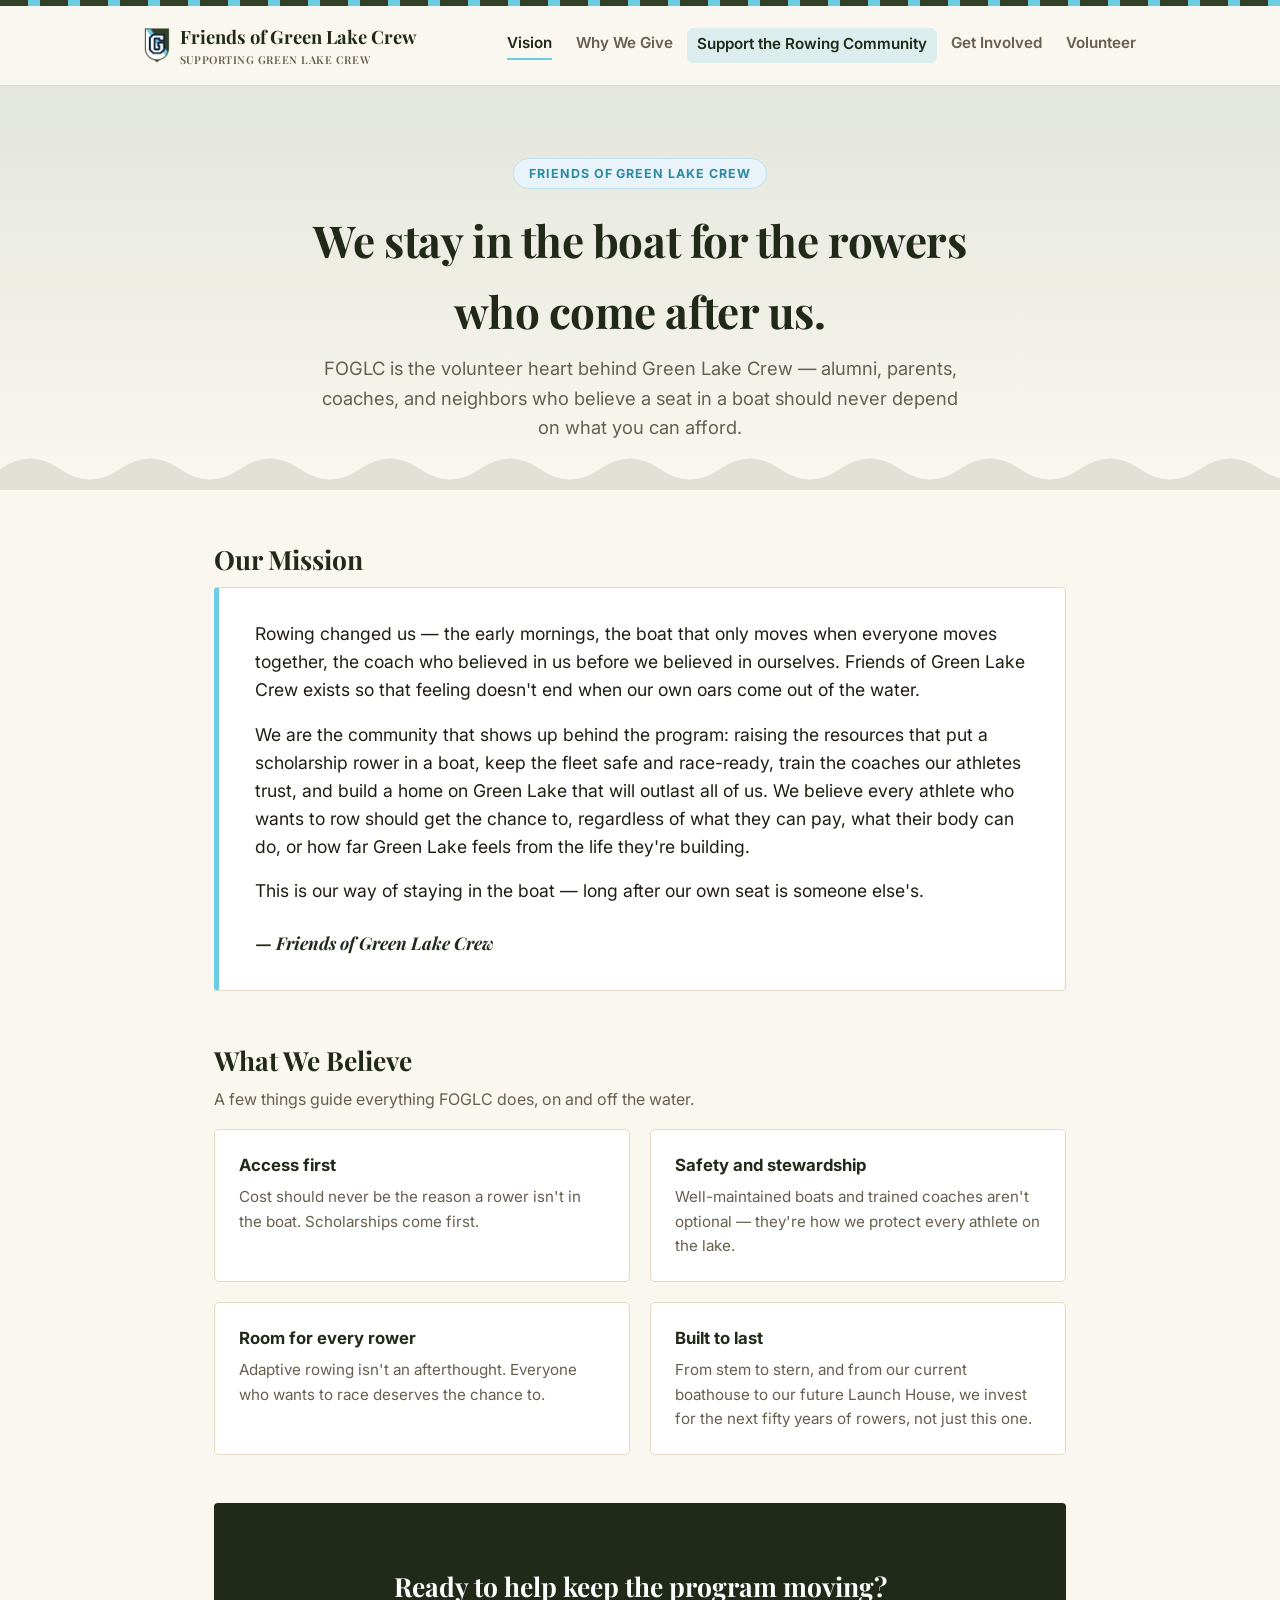
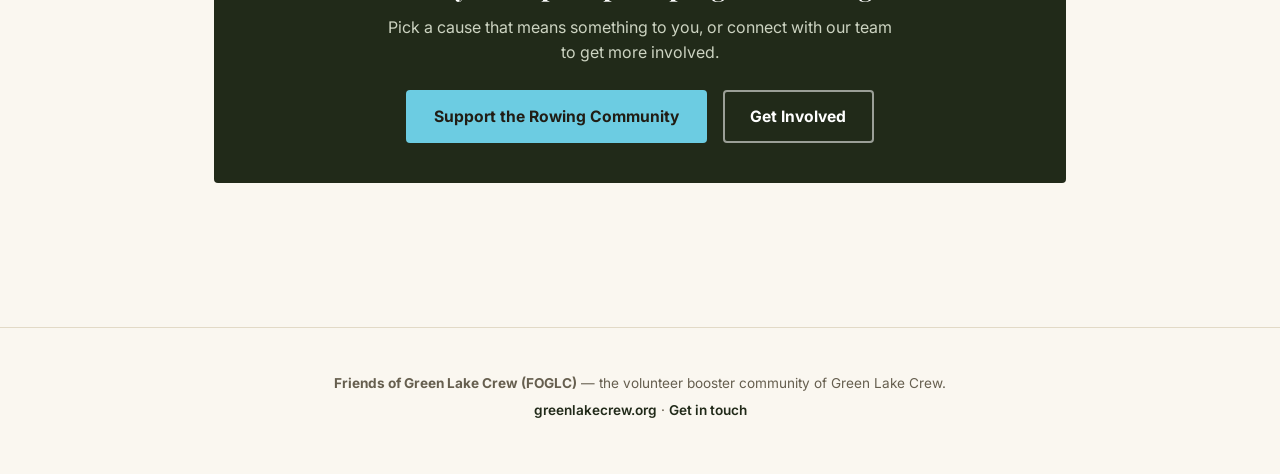
<file: index.html>
<!DOCTYPE html>
<html lang="en">
<head>
<meta charset="UTF-8">
<meta name="viewport" content="width=device-width, initial-scale=1.0">
<title>Friends of Green Lake Crew</title>
<meta name="description" content="Friends of Green Lake Crew is the volunteer community that keeps Green Lake Crew rowing strong — through scholarships, equipment, coaching, and a home on the water for every rower.">
<link rel="preconnect" href="https://fonts.googleapis.com">
<link rel="preconnect" href="https://fonts.gstatic.com" crossorigin>
<link href="https://fonts.googleapis.com/css2?family=Playfair+Display:wght@700;800&family=Inter:wght@400;500;600;700;800&display=swap" rel="stylesheet">
<link rel="stylesheet" href="assets/styles.css?v=22">
</head>
<body>

<div class="oar-stripe"></div>
<nav class="site-nav">
  <div class="nav-inner">
    <a class="brand" href="index.html">
      <img class="brand-mark" src="assets/crest.png" alt="Green Lake Crew crest" width="105" height="150">
      <span>
        Friends of Green Lake Crew
        <span class="brand-sub">Supporting Green Lake Crew</span>
      </span>
    </a>
    <div class="nav-links">
      <a href="index.html" class="active">Vision</a>
      <a href="why-we-give.html">Why We Give</a>
      <a href="support.html" class="nav-cta">Support the Rowing Community</a>
      <a href="get-involved.html">Get Involved</a>
      <a href="volunteer/">Volunteer</a>
    </div>
  </div>
</nav>

<header class="page-hero">
  <span class="eyebrow">Friends of Green Lake Crew</span>
  <h1>We stay in the boat for the rowers who come after us.</h1>
  <p class="tagline">
    FOGLC is the volunteer heart behind Green Lake Crew — alumni, parents, coaches, and
    neighbors who believe a seat in a boat should never depend on what you can afford.
  </p>
</header>

<main>

  <section>
    <h2>Our Mission</h2>
    <div class="mission-block">
      <p>
        Rowing changed us — the early mornings, the boat that only moves when everyone
        moves together, the coach who believed in us before we believed in ourselves.
        Friends of Green Lake Crew exists so that feeling doesn't end when our own oars
        come out of the water.
      </p>
      <p>
        We are the community that shows up behind the program: raising the resources
        that put a scholarship rower in a boat, keep the fleet safe and race-ready, train
        the coaches our athletes trust, and build a home on Green Lake that will outlast
        all of us. We believe every athlete who wants to row should get the chance to,
        regardless of what they can pay, what their body can do, or how far Green Lake
        feels from the life they're building.
      </p>
      <p>
        This is our way of staying in the boat — long after our own seat is someone
        else's.
      </p>
      <p class="signoff">&mdash; Friends of Green Lake Crew</p>
    </div>
  </section>

  <section>
    <h2>What We Believe</h2>
    <p class="section-lede">
      A few things guide everything FOGLC does, on and off the water.
    </p>
    <div class="pillar-grid">
      <div class="pillar">
        <h3>Access first</h3>
        <p>Cost should never be the reason a rower isn't in the boat. Scholarships come first.</p>
      </div>
      <div class="pillar">
        <h3>Safety and stewardship</h3>
        <p>Well-maintained boats and trained coaches aren't optional — they're how we protect every athlete on the lake.</p>
      </div>
      <div class="pillar">
        <h3>Room for every rower</h3>
        <p>Adaptive rowing isn't an afterthought. Everyone who wants to race deserves the chance to.</p>
      </div>
      <div class="pillar">
        <h3>Built to last</h3>
        <p>From stem to stern, and from our current boathouse to our future Launch House, we invest for the next fifty years of rowers, not just this one.</p>
      </div>
    </div>
  </section>

  <section>
    <div class="cta-banner">
      <h2>Ready to help keep the program moving?</h2>
      <p>Pick a cause that means something to you, or connect with our team to get more involved.</p>
      <a class="btn btn-blue" href="support.html">Support the Rowing Community</a>
      <a class="btn btn-outline" href="get-involved.html" style="margin-left: 0.75rem;">Get Involved</a>
    </div>
  </section>

</main>

<footer>
  <p><strong>Friends of Green Lake Crew (FOGLC)</strong> &mdash; the volunteer booster community of Green Lake Crew.</p>
  <p><a href="https://www.greenlakecrew.org/about-us/friends-of-green-lake-crew/">greenlakecrew.org</a> &middot; <a href="get-involved.html">Get in touch</a></p>
</footer>

</body>
</html>
</file>
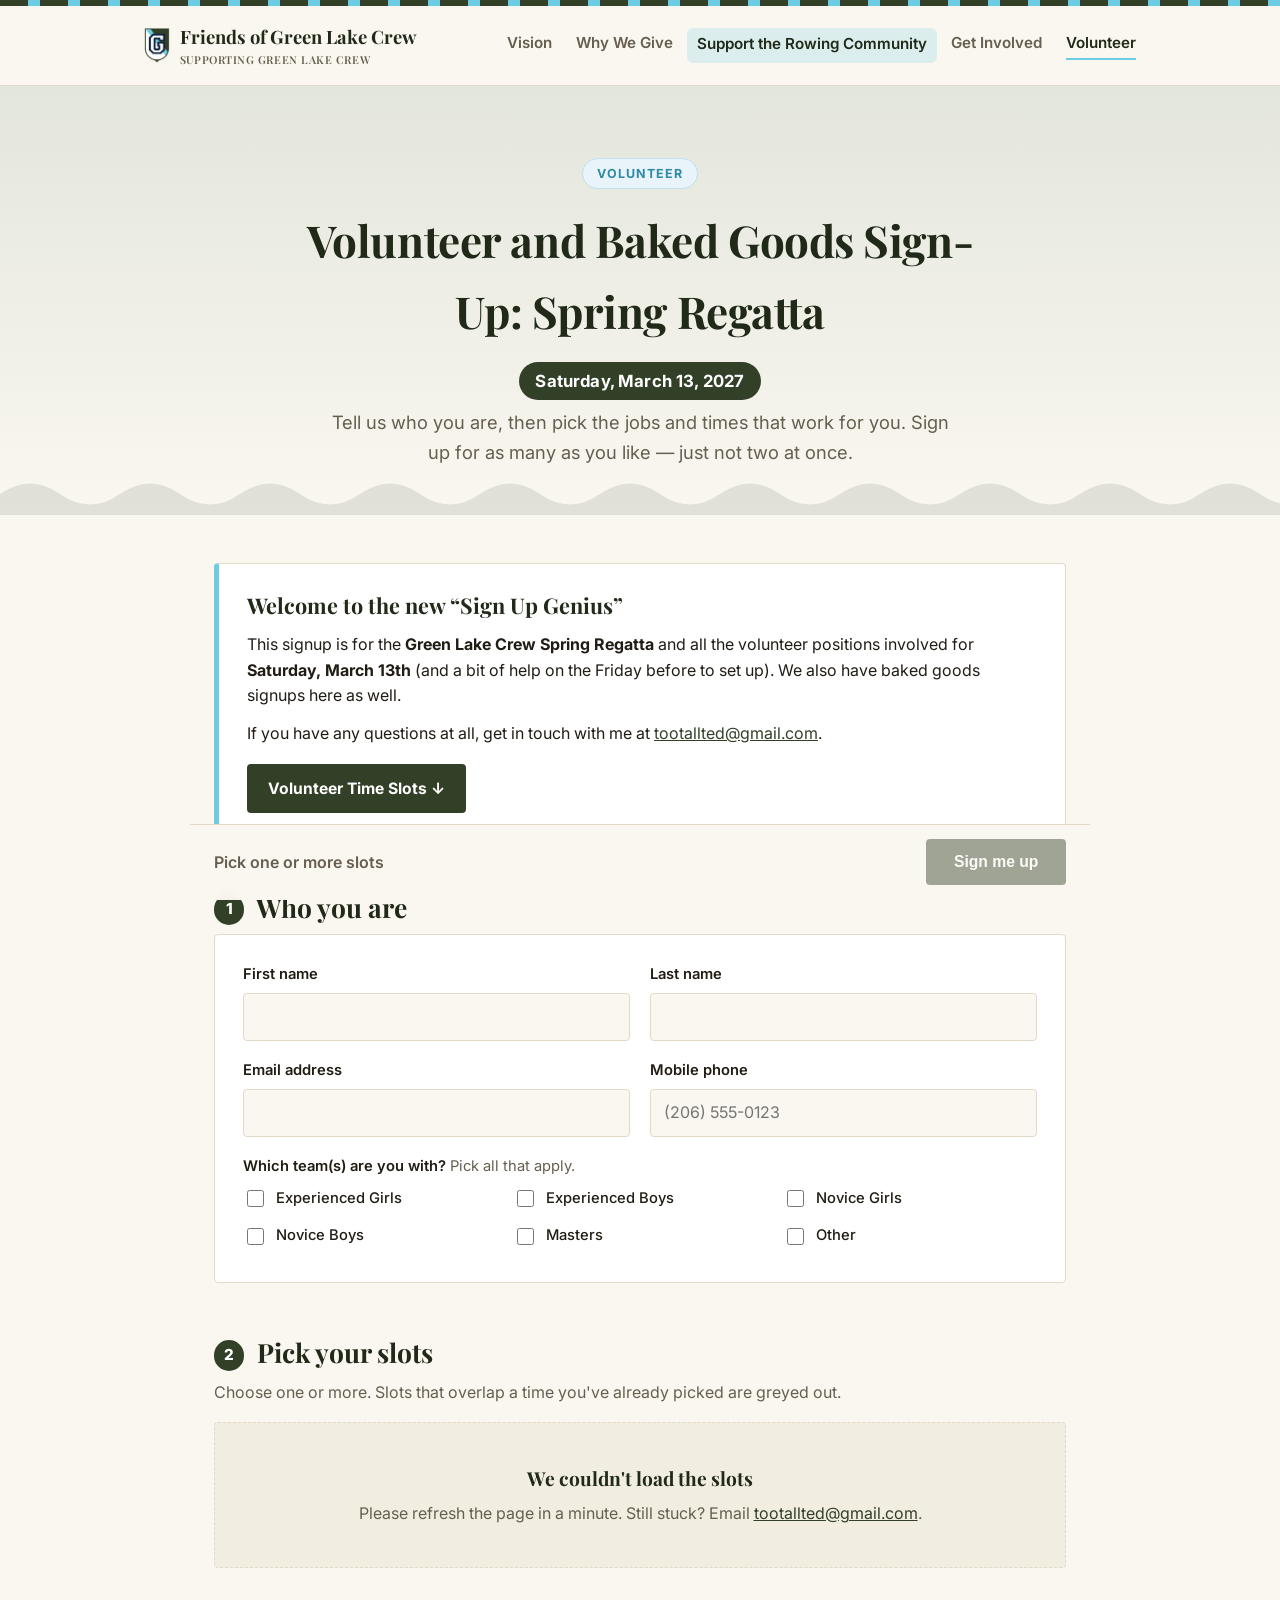
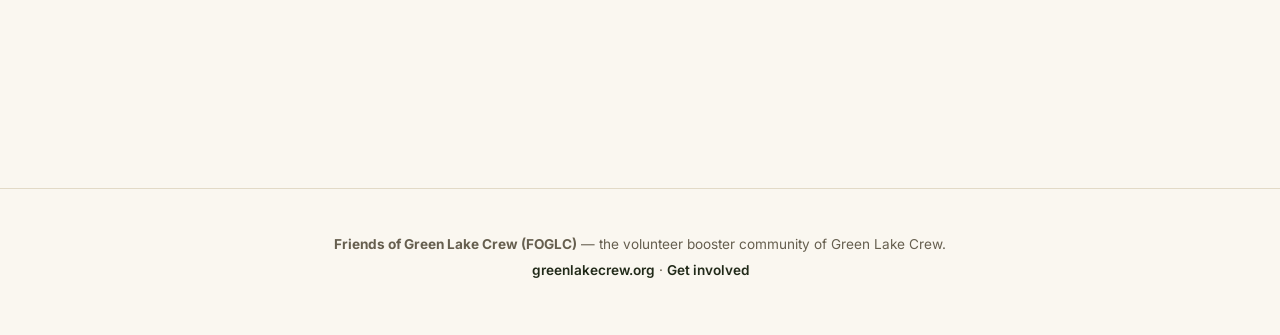
<file: volunteer/index.html>
<!DOCTYPE html>
<html lang="en">
<head>
<meta charset="UTF-8">
<meta name="viewport" content="width=device-width, initial-scale=1.0">
<title>Spring Regatta Sign-Up &middot; Friends of Green Lake Crew</title>
<meta name="description" content="Sign up to volunteer with Friends of Green Lake Crew — pick the jobs and times that work for you.">
<link rel="preconnect" href="https://fonts.googleapis.com">
<link rel="preconnect" href="https://fonts.gstatic.com" crossorigin>
<link href="https://fonts.googleapis.com/css2?family=Playfair+Display:wght@700;800&family=Inter:wght@400;500;600;700;800&display=swap" rel="stylesheet">
<link rel="stylesheet" href="../assets/styles.css?v=22">
</head>
<body>

<div class="oar-stripe"></div>
<nav class="site-nav">
  <div class="nav-inner">
    <a class="brand" href="../index.html">
      <img class="brand-mark" src="../assets/crest.png" alt="Green Lake Crew crest" width="105" height="150">
      <span>
        Friends of Green Lake Crew
        <span class="brand-sub">Supporting Green Lake Crew</span>
      </span>
    </a>
    <div class="nav-links">
      <a href="../index.html">Vision</a>
      <a href="../why-we-give.html">Why We Give</a>
      <a href="../support.html" class="nav-cta">Support the Rowing Community</a>
      <a href="../get-involved.html">Get Involved</a>
      <a href="./" class="active" aria-current="page">Volunteer</a>
    </div>
  </div>
</nav>

<header class="page-hero">
  <span class="eyebrow">Volunteer</span>
  <h1>Volunteer and Baked Goods Sign-Up: Spring Regatta</h1>
  <p class="hero-date"><time datetime="2027-03-13">Saturday, March 13, 2027</time></p>
  <p class="tagline">
    Tell us who you are, then pick the jobs and times that work for you.
    Sign up for as many as you like &mdash; just not two at once.
  </p>
</header>

<main>
  <div class="demo-banner" id="demo-banner" style="display: none;">
    <strong>Preview mode:</strong> these are sample slots and nothing is saved.
  </div>

  <div class="story-success vol-success" id="vol-success" style="display: none;" role="status">
    <p class="story-success-title" id="success-title"></p>
    <ul class="success-list" id="success-list"></ul>
    <div id="success-removed"></div>
    <p>A confirmation is on its way to your inbox.</p>
    <button type="button" class="btn btn-green" id="another-btn">Sign up for another slot</button>
  </div>

  <form id="vol-form" novalidate>
    <section class="announcement" aria-labelledby="announcement-title">
      <h2 id="announcement-title">Welcome to the new &ldquo;Sign Up Genius&rdquo;</h2>
      <p>
        This signup is for the <strong>Green Lake Crew Spring Regatta</strong> and all the volunteer
        positions involved for <strong>Saturday, March 13th</strong> (and a bit of help on the Friday
        before to set up). We also have baked goods signups here as well.
      </p>
      <p>
        If you have any questions at all, get in touch with me at
        <a href="mailto:tootallted@gmail.com">tootallted@gmail.com</a>.
      </p>
      <nav class="announcement-links" aria-label="Jump to a section">
        <a class="btn btn-green" href="#slots-heading">Volunteer Time Slots &darr;</a>
        <a class="btn btn-ghost" href="#donation-section" id="jump-baked" hidden>Bring some Baked Goods &darr;</a>
      </nav>
    </section>

    <section>
      <h2><span class="step-num">1</span> Who you are</h2>
      <div class="mail-form vol-info">
        <div class="form-field">
          <label for="first-name">First name</label>
          <input type="text" id="first-name" name="firstName" autocomplete="given-name" maxlength="60" required>
        </div>
        <div class="form-field">
          <label for="last-name">Last name</label>
          <input type="text" id="last-name" name="lastName" autocomplete="family-name" maxlength="60" required>
        </div>
        <div class="form-field">
          <label for="email">Email address</label>
          <input type="email" id="email" name="email" autocomplete="email" maxlength="254" required>
        </div>
        <div class="form-field">
          <label for="phone">Mobile phone</label>
          <input type="tel" id="phone" name="phone" autocomplete="tel" placeholder="(206) 555-0123" maxlength="25" required>
        </div>
        <fieldset class="form-field vol-teams">
          <legend>Which team(s) are you with? <span class="legend-hint">Pick all that apply.</span></legend>
          <div class="checkbox-list team-list">
            <label><input type="checkbox" name="team" value="Experienced Girls"> Experienced Girls</label>
            <label><input type="checkbox" name="team" value="Experienced Boys"> Experienced Boys</label>
            <label><input type="checkbox" name="team" value="Novice Girls"> Novice Girls</label>
            <label><input type="checkbox" name="team" value="Novice Boys"> Novice Boys</label>
            <label><input type="checkbox" name="team" value="Masters"> Masters</label>
            <label><input type="checkbox" name="team" value="Other" id="team-other"> Other</label>
          </div>
          <input type="text" id="team-other-text" class="team-other-text" placeholder="Which team or group?" maxlength="60" aria-label="Other team" hidden>
        </fieldset>
        <div class="form-honeypot" aria-hidden="true">
          <label for="website">Website</label>
          <input type="text" id="website" name="website" tabindex="-1" autocomplete="off">
        </div>
      </div>
    </section>

    <section>
      <h2 id="slots-heading"><span class="step-num">2</span> Pick your slots</h2>
      <p class="section-lede">Choose one or more. Slots that overlap a time you've already picked are greyed out.</p>
      <p class="mine-note" id="mine-note" style="display: none;"></p>
      <div class="role-filter" id="role-filter" style="display: none;"></div>
      <div id="slot-list" class="slot-list"></div>
    </section>

    <section class="gantt-section" id="gantt-section" style="display: none;">
      <h2>Schedule at a glance</h2>
      <p class="section-lede">Every job across the day, colored by how full it is. Tap a bar to jump to that slot.</p>
      <div class="gantt-legend" aria-hidden="true">
        <span>0% filled</span>
        <span class="gantt-legend-bar"></span>
        <span>90%+ filled</span>
      </div>
      <div id="gantt"></div>
    </section>

    <section class="donation-section" id="donation-section" style="display: none;">
      <h2><span class="step-num">3</span> Bring a baked good <span class="optional-tag">Optional</span></h2>
      <p class="section-lede">
        <strong>This isn't a time commitment</strong> &mdash; it's a food donation. Bake (or buy) one of
        these and drop it off at the food tent. <span id="donation-due"></span>
        Use <strong>+</strong> to choose how many of each you'll bring, and tell us what you're bringing.
      </p>
      <p class="donation-summary" id="donation-summary"></p>
      <div id="donation-list" class="slot-group"></div>
    </section>

    <div class="action-bar" id="action-bar">
      <div class="form-error" id="form-error" role="alert" style="display: none;"></div>
      <div class="action-bar-inner">
        <span class="selected-count" id="selected-count">Pick one or more slots</span>
        <button type="submit" class="btn btn-green" id="submit-btn" disabled>Sign me up</button>
      </div>
    </div>
  </form>
</main>

<footer>
  <p><strong>Friends of Green Lake Crew (FOGLC)</strong> &mdash; the volunteer booster community of Green Lake Crew.</p>
  <p><a href="https://www.greenlakecrew.org/about-us/friends-of-green-lake-crew/">greenlakecrew.org</a> &middot; <a href="../get-involved.html">Get involved</a></p>
</footer>

<script src="../assets/volunteer-config.js?v=2"></script>
<script src="../assets/volunteer.js?v=11"></script>
</body>
</html>
</file>
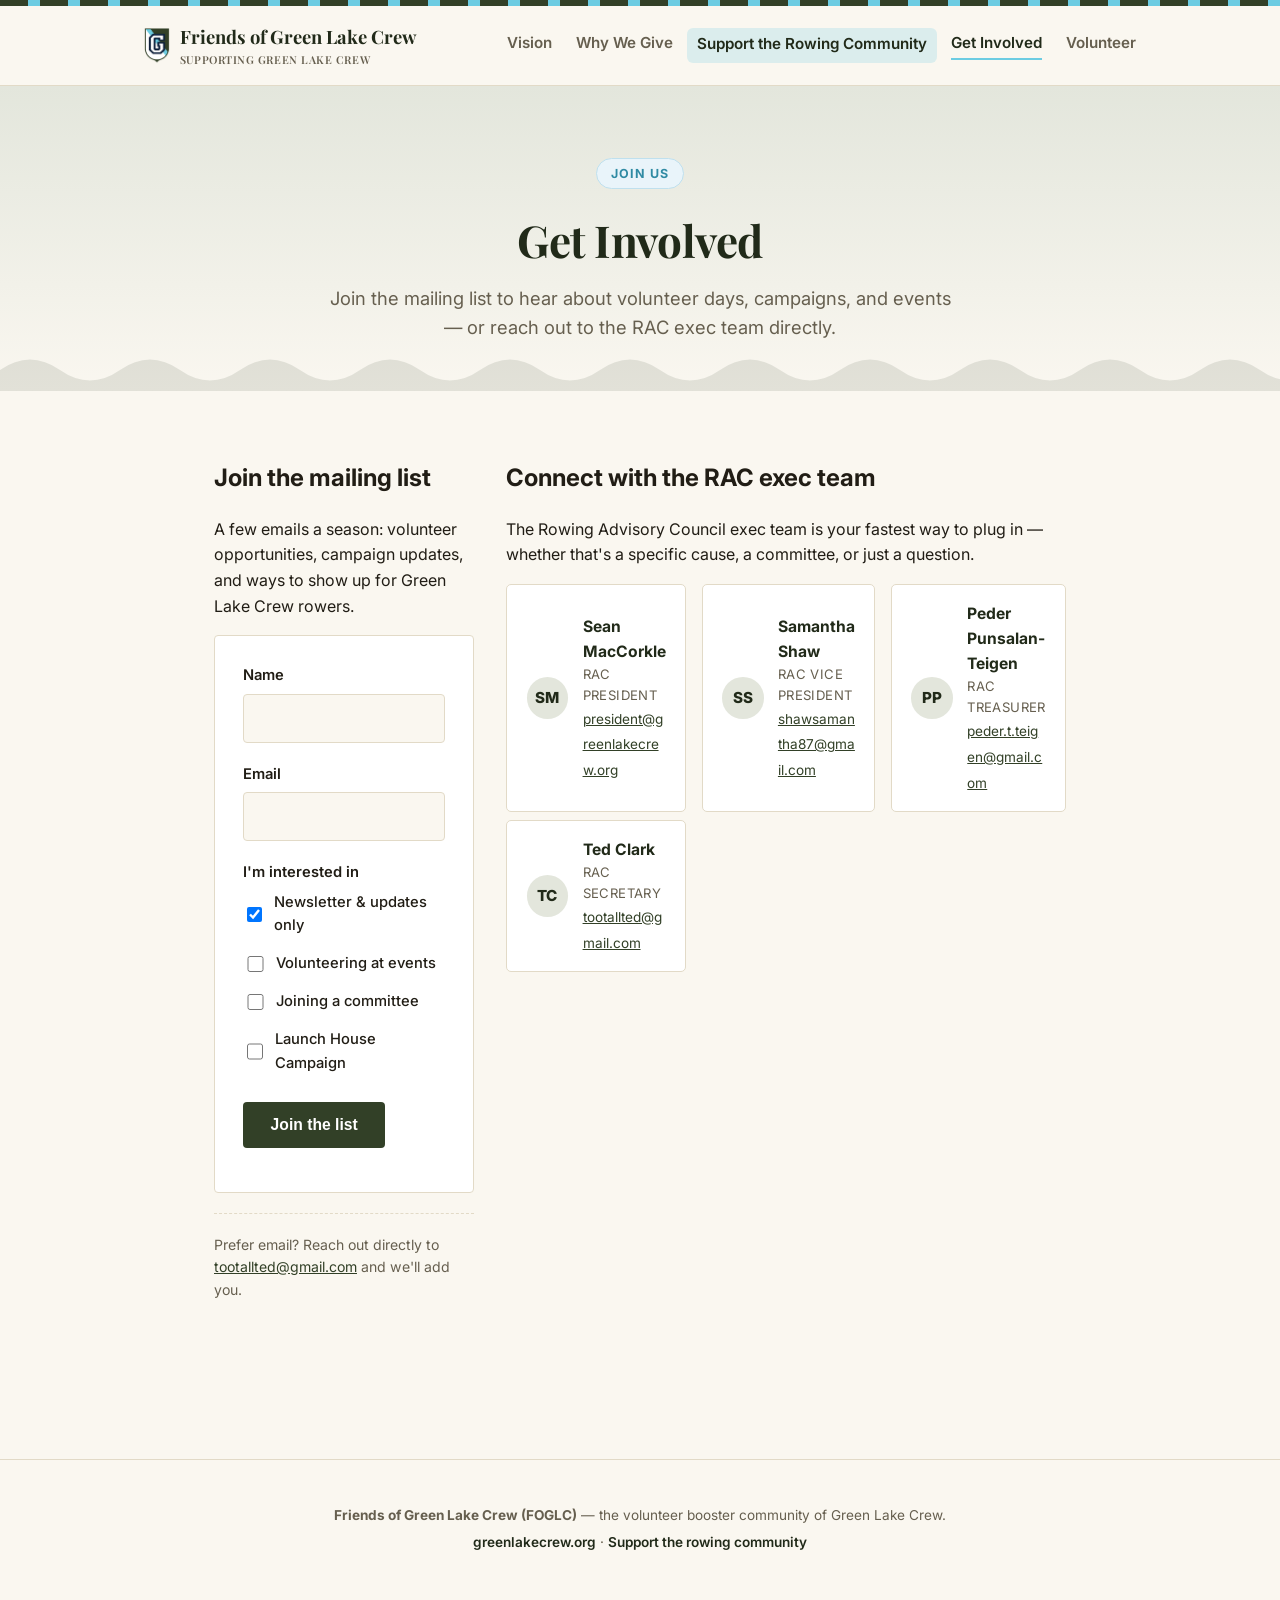
<file: get-involved.html>
<!DOCTYPE html>
<html lang="en">
<head>
<meta charset="UTF-8">
<meta name="viewport" content="width=device-width, initial-scale=1.0">
<title>Get Involved &middot; Friends of Green Lake Crew</title>
<meta name="description" content="Join the Friends of Green Lake Crew mailing list and connect with the RAC exec team to volunteer and support Green Lake Crew.">
<link rel="preconnect" href="https://fonts.googleapis.com">
<link rel="preconnect" href="https://fonts.gstatic.com" crossorigin>
<link href="https://fonts.googleapis.com/css2?family=Playfair+Display:wght@700;800&family=Inter:wght@400;500;600;700;800&display=swap" rel="stylesheet">
<link rel="stylesheet" href="assets/styles.css?v=22">
</head>
<body>

<div class="oar-stripe"></div>
<nav class="site-nav">
  <div class="nav-inner">
    <a class="brand" href="index.html">
      <img class="brand-mark" src="assets/crest.png" alt="Green Lake Crew crest" width="105" height="150">
      <span>
        Friends of Green Lake Crew
        <span class="brand-sub">Supporting Green Lake Crew</span>
      </span>
    </a>
    <div class="nav-links">
      <a href="index.html">Vision</a>
      <a href="why-we-give.html">Why We Give</a>
      <a href="support.html" class="nav-cta">Support the Rowing Community</a>
      <a href="get-involved.html" class="active">Get Involved</a>
      <a href="volunteer/">Volunteer</a>
    </div>
  </div>
</nav>

<header class="page-hero">
  <span class="eyebrow">Join Us</span>
  <h1>Get Involved</h1>
  <p class="tagline">
    Join the mailing list to hear about volunteer days, campaigns, and events &mdash;
    or reach out to the RAC exec team directly.
  </p>
</header>

<main>

  <section>
    <div class="involve-grid">
      <div>
        <h2>Join the mailing list</h2>
        <p class="section-lede">
          A few emails a season: volunteer opportunities, campaign updates, and ways
          to show up for Green Lake Crew rowers.
        </p>

        <!--
          This form posts to the Apps Script web app (apps-script/volunteer.gs,
          URL in assets/volunteer-config.js), which logs each subscriber to the
          "Newsletter Subscribers" tab of the volunteer Google Sheet.
        -->
        <div class="story-success" id="mailing-list-success" style="display: none;" role="status">
          <p class="story-success-title">You're on the list!</p>
          <p>Thanks for joining — watch your inbox for updates from FOGLC.</p>
        </div>
        <form class="mail-form" id="mailing-list-form" novalidate>
          <div class="form-field">
            <label for="name">Name</label>
            <input type="text" id="name" name="name" autocomplete="name" maxlength="120" required>
          </div>
          <div class="form-field">
            <label for="email">Email</label>
            <input type="email" id="email" name="email" autocomplete="email" maxlength="254" required>
          </div>
          <div class="form-field">
            <label>I'm interested in</label>
            <div class="checkbox-list">
              <label><input type="checkbox" name="interest" value="newsletter" checked> Newsletter &amp; updates only</label>
              <label><input type="checkbox" name="interest" value="volunteering"> Volunteering at events</label>
              <label><input type="checkbox" name="interest" value="committee"> Joining a committee</label>
              <label><input type="checkbox" name="interest" value="launchhouse"> Launch House Campaign</label>
            </div>
          </div>
          <!-- honeypot: hidden from people, bots fill it in and get silently ignored -->
          <div class="form-honeypot" aria-hidden="true">
            <label for="website">Website</label>
            <input type="text" id="website" name="website" tabindex="-1" autocomplete="off">
          </div>
          <button type="submit" class="btn btn-green">Join the list</button>
          <div class="form-status" id="form-status"></div>
        </form>

        <p class="form-fallback">
          Prefer email? Reach out directly to
          <a href="mailto:tootallted@gmail.com?subject=Add%20me%20to%20the%20FOGLC%20mailing%20list">tootallted@gmail.com</a>
          and we'll add you.
        </p>
      </div>

      <div>
        <h2>Connect with the RAC exec team</h2>
        <p class="section-lede">
          The Rowing Advisory Council exec team is your fastest way to plug in &mdash;
          whether that's a specific cause, a committee, or just a question.
        </p>
        <div class="team-list" id="team-list"></div>
      </div>
    </div>
  </section>

</main>

<footer>
  <p><strong>Friends of Green Lake Crew (FOGLC)</strong> &mdash; the volunteer booster community of Green Lake Crew.</p>
  <p><a href="https://www.greenlakecrew.org/about-us/friends-of-green-lake-crew/">greenlakecrew.org</a> &middot; <a href="support.html">Support the rowing community</a></p>
</footer>

<script src="assets/causes.js?v=3"></script>
<script src="assets/payment.js?v=2"></script>
<script src="assets/team.js?v=3"></script>
<script src="assets/site.js?v=2"></script>
<script src="assets/volunteer-config.js?v=2"></script>
<script>
  (function () {
    var form = document.getElementById("mailing-list-form");
    var status = document.getElementById("form-status");
    var button = form.querySelector('button[type="submit"]');
    var cfg = window.FOGLC_VOLUNTEER || {};

    function setStatus(msg, isError) {
      status.textContent = msg;
      status.className = "form-status" + (isError ? " is-error" : "");
    }

    form.addEventListener("submit", function (e) {
      e.preventDefault();
      if (!form.reportValidity()) return;

      var interests = Array.prototype.filter.call(form.querySelectorAll('input[name="interest"]'), function (box) {
        return box.checked;
      }).map(function (box) { return box.parentNode.textContent.trim(); });

      button.disabled = true;
      setStatus("Submitting...");
      fetch(cfg.apiUrl, {
        method: "POST",
        // text/plain keeps this a simple CORS request, which Apps Script requires.
        body: JSON.stringify({
          action: "subscribe",
          name: document.getElementById("name").value,
          email: document.getElementById("email").value,
          interests: interests,
          website: document.getElementById("website").value
        })
      }).then(function (r) { return r.json(); }).then(function (res) {
        if (!res.ok) {
          setStatus(res.error || "Something went wrong. Please try again.", true);
          button.disabled = false;
          return;
        }
        form.style.display = "none";
        document.getElementById("mailing-list-success").style.display = "block";
      }).catch(function () {
        setStatus("We couldn't reach the mailing list. Please try again, or email us using the address below.", true);
        button.disabled = false;
      });
    });
  })();
</script>
</body>
</html>
</file>
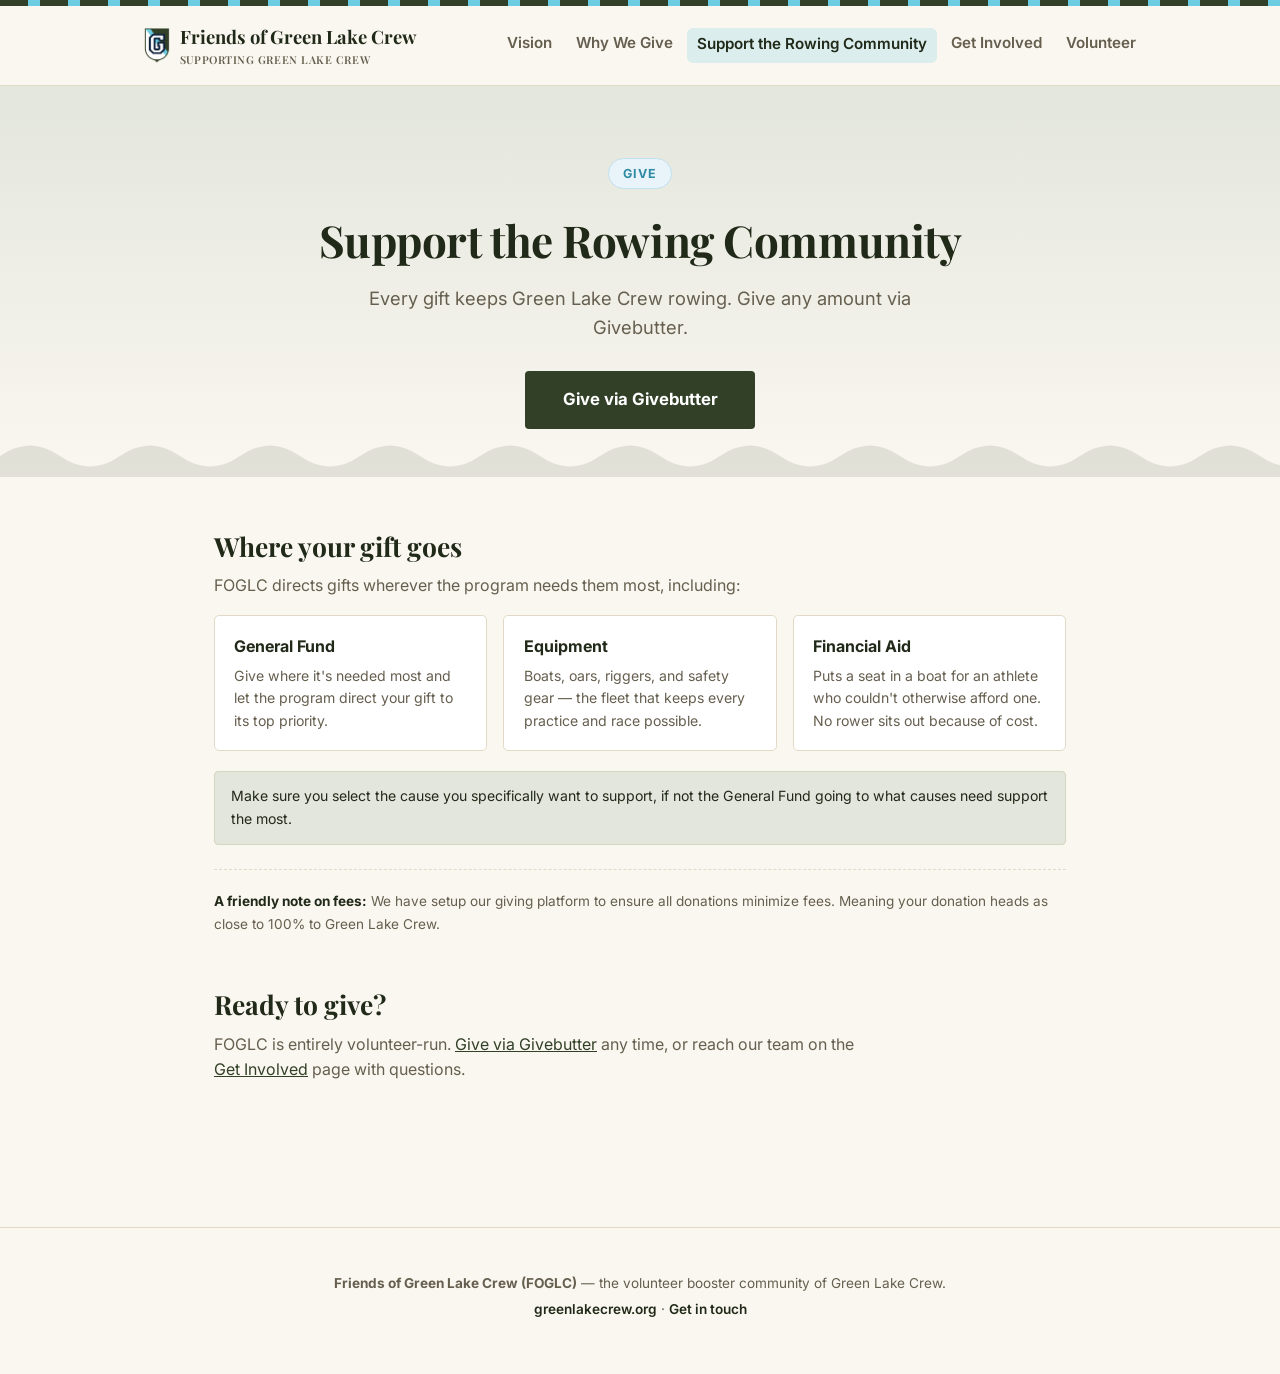
<file: support.html>
<!DOCTYPE html>
<html lang="en">
<head>
<meta charset="UTF-8">
<meta name="viewport" content="width=device-width, initial-scale=1.0">
<title>Support the Rowing Community &middot; Friends of Green Lake Crew</title>
<meta name="description" content="Give to Green Lake Crew via Givebutter — supporting financial aid, equipment, coaches' training, boat upkeep, adaptive rowing, and the Launch House campaign.">
<link rel="preconnect" href="https://fonts.googleapis.com">
<link rel="preconnect" href="https://fonts.gstatic.com" crossorigin>
<link href="https://fonts.googleapis.com/css2?family=Playfair+Display:wght@700;800&family=Inter:wght@400;500;600;700;800&display=swap" rel="stylesheet">
<link rel="stylesheet" href="assets/styles.css?v=22">
</head>
<body>

<div class="oar-stripe"></div>
<nav class="site-nav">
  <div class="nav-inner">
    <a class="brand" href="index.html">
      <img class="brand-mark" src="assets/crest.png" alt="Green Lake Crew crest" width="105" height="150">
      <span>
        Friends of Green Lake Crew
        <span class="brand-sub">Supporting Green Lake Crew</span>
      </span>
    </a>
    <div class="nav-links">
      <a href="index.html">Vision</a>
      <a href="why-we-give.html">Why We Give</a>
      <a href="support.html" class="active nav-cta">Support the Rowing Community</a>
      <a href="get-involved.html">Get Involved</a>
      <a href="volunteer/">Volunteer</a>
    </div>
  </div>
</nav>

<header class="page-hero">
  <span class="eyebrow">Give</span>
  <h1>Support the Rowing Community</h1>
  <p class="tagline">
    Every gift keeps Green Lake Crew rowing. Give any amount via Givebutter.
  </p>
  <a class="btn btn-green hero-give-btn" data-givebutter-link target="_blank" rel="noopener">Give via Givebutter</a>
</header>

<main>

  <section>
    <h2>Where your gift goes</h2>
    <p class="section-lede">FOGLC directs gifts wherever the program needs them most, including:</p>

    <div class="cause-grid" id="cause-grid"></div>

    <p class="give-note">
      Make sure you select the cause you specifically want to support, if not the
      General Fund going to what causes need support the most.
    </p>

    <p class="fee-note">
      <strong>A friendly note on fees:</strong> We have setup our giving platform to ensure all
      donations minimize fees. Meaning your donation heads as close to 100% to Green Lake Crew.
    </p>
  </section>

  <section>
    <h2>Ready to give?</h2>
    <p class="section-lede">
      FOGLC is entirely volunteer-run. <a data-givebutter-link target="_blank" rel="noopener">Give via Givebutter</a>
      any time, or reach our team on the <a href="get-involved.html">Get Involved</a> page with questions.
    </p>
  </section>

</main>

<footer>
  <p><strong>Friends of Green Lake Crew (FOGLC)</strong> &mdash; the volunteer booster community of Green Lake Crew.</p>
  <p><a href="https://www.greenlakecrew.org/about-us/friends-of-green-lake-crew/">greenlakecrew.org</a> &middot; <a href="get-involved.html">Get in touch</a></p>
</footer>

<script src="assets/causes.js?v=3"></script>
<script src="assets/payment.js?v=2"></script>
<script src="assets/team.js?v=3"></script>
<script src="assets/site.js?v=2"></script>
</body>
</html>
</file>
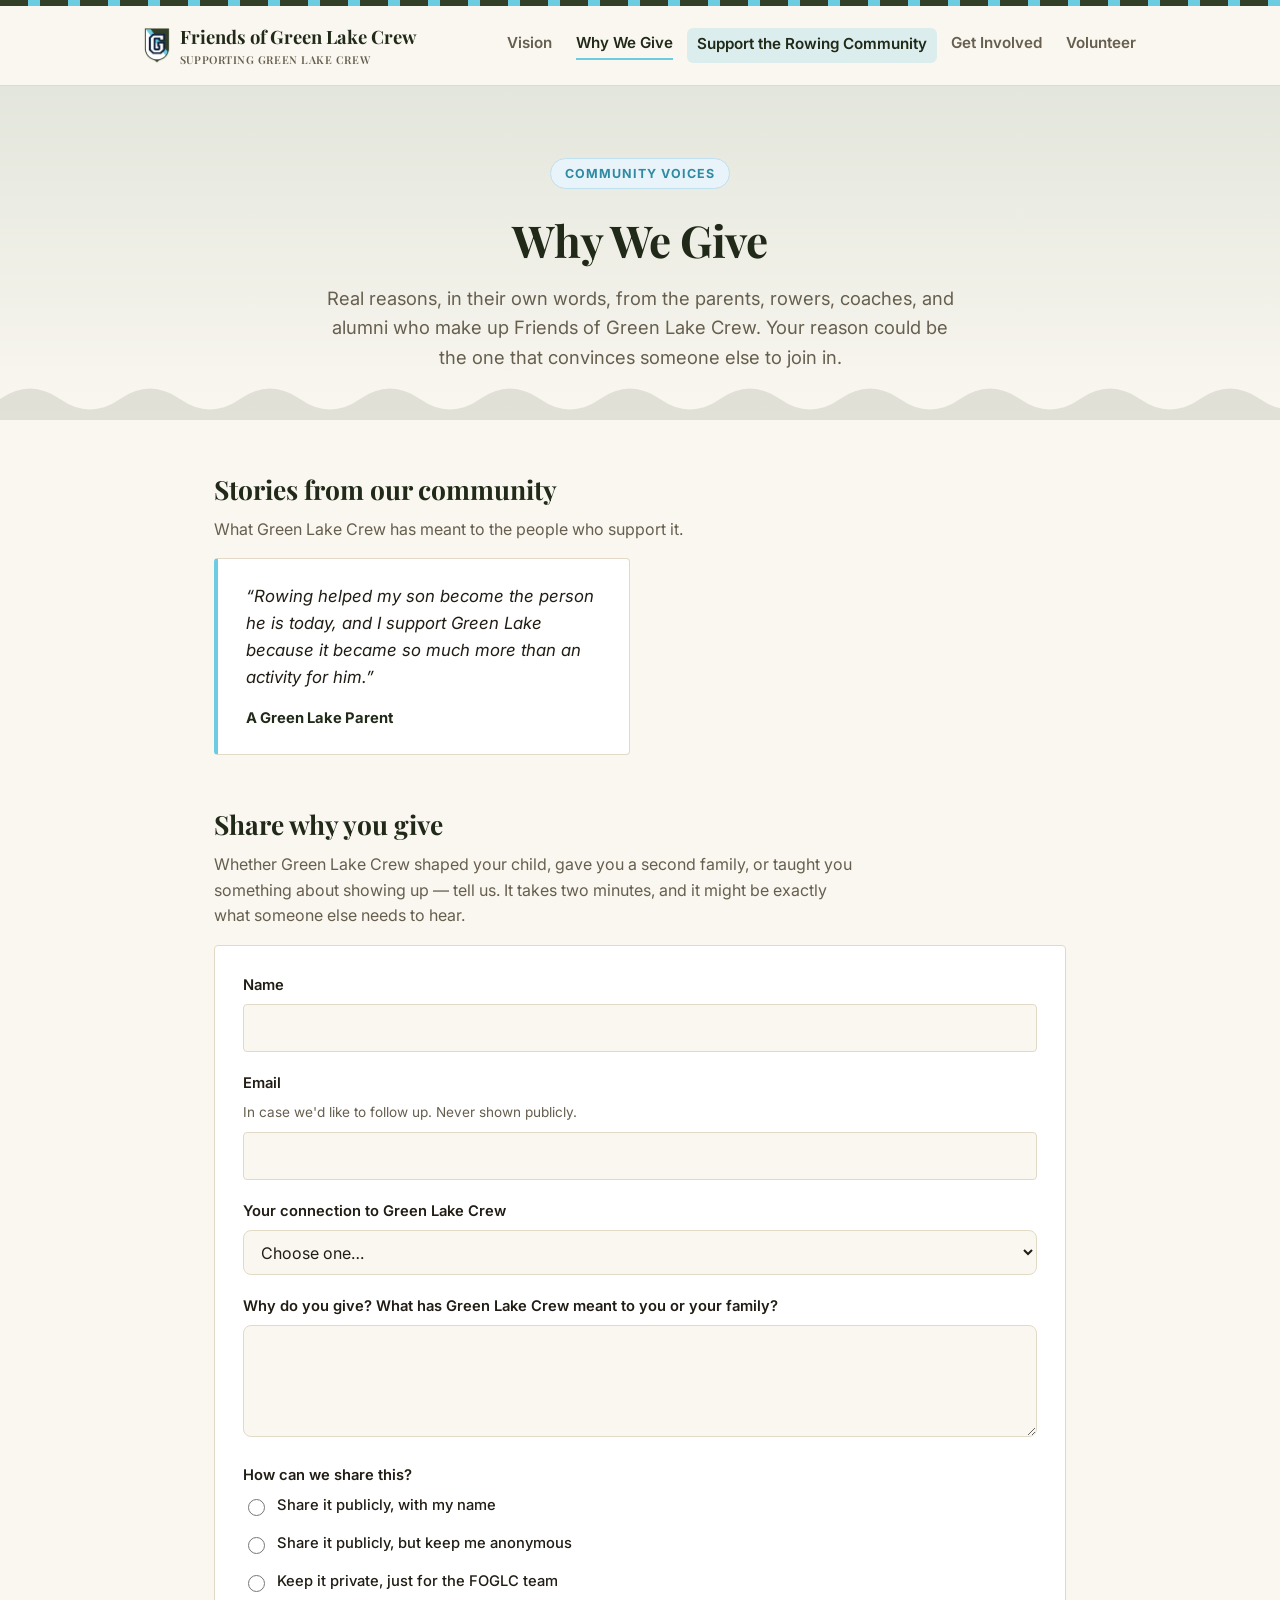
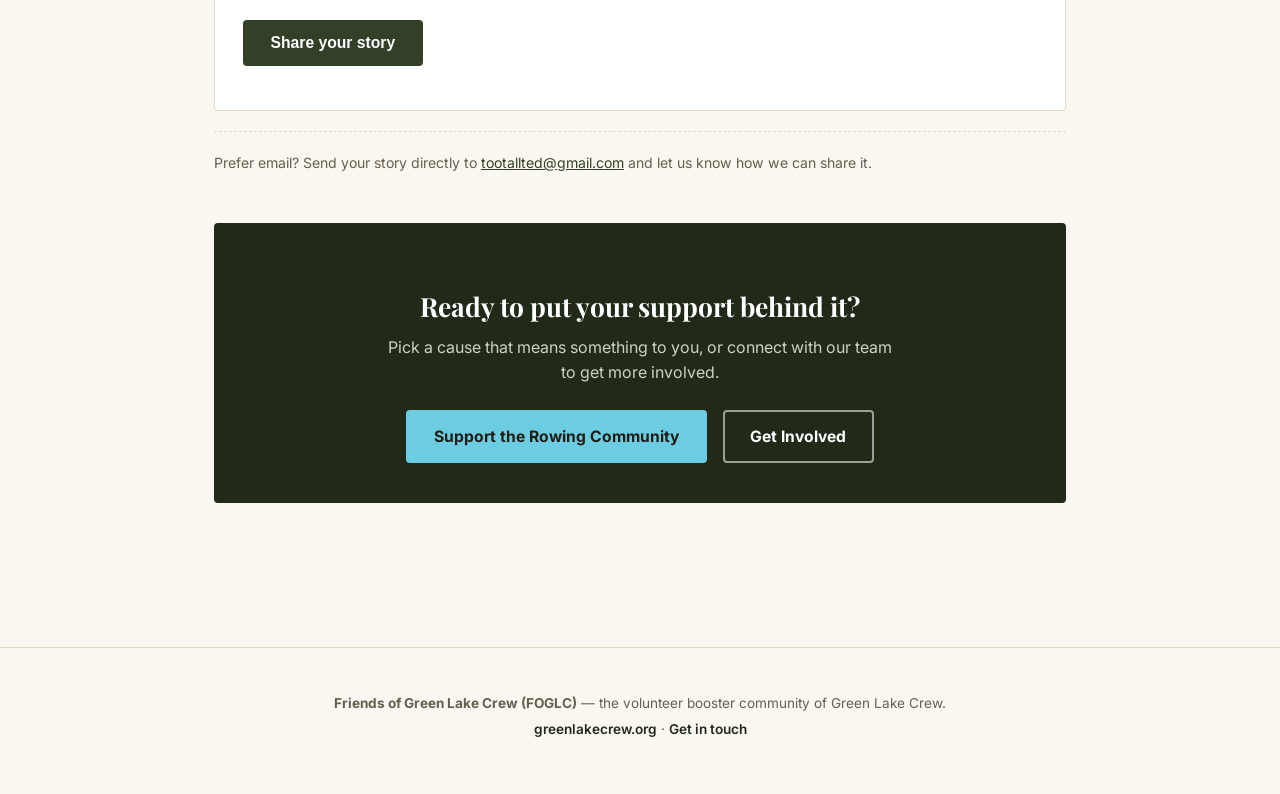
<file: why-we-give.html>
<!DOCTYPE html>
<html lang="en">
<head>
<meta charset="UTF-8">
<meta name="viewport" content="width=device-width, initial-scale=1.0">
<title>Why We Give &middot; Friends of Green Lake Crew</title>
<meta name="description" content="Real reasons, in their own words, from the parents, rowers, and alumni who support Green Lake Crew through Friends of Green Lake Crew. Share why you give.">
<link rel="preconnect" href="https://fonts.googleapis.com">
<link rel="preconnect" href="https://fonts.gstatic.com" crossorigin>
<link href="https://fonts.googleapis.com/css2?family=Playfair+Display:wght@700;800&family=Inter:wght@400;500;600;700;800&display=swap" rel="stylesheet">
<link rel="stylesheet" href="assets/styles.css?v=22">
</head>
<body>

<div class="oar-stripe"></div>
<nav class="site-nav">
  <div class="nav-inner">
    <a class="brand" href="index.html">
      <img class="brand-mark" src="assets/crest.png" alt="Green Lake Crew crest" width="105" height="150">
      <span>
        Friends of Green Lake Crew
        <span class="brand-sub">Supporting Green Lake Crew</span>
      </span>
    </a>
    <div class="nav-links">
      <a href="index.html">Vision</a>
      <a href="why-we-give.html" class="active">Why We Give</a>
      <a href="support.html" class="nav-cta">Support the Rowing Community</a>
      <a href="get-involved.html">Get Involved</a>
      <a href="volunteer/">Volunteer</a>
    </div>
  </div>
</nav>

<header class="page-hero">
  <span class="eyebrow">Community Voices</span>
  <h1>Why We Give</h1>
  <p class="tagline">
    Real reasons, in their own words, from the parents, rowers, coaches, and alumni
    who make up Friends of Green Lake Crew. Your reason could be the one that
    convinces someone else to join in.
  </p>
</header>

<main>

  <section>
    <h2>Stories from our community</h2>
    <p class="section-lede">
      What Green Lake Crew has meant to the people who support it.
    </p>

    <div class="story-grid" id="story-grid"></div>

    <div class="story-empty" id="story-empty" style="display: none;">
      <p class="story-empty-title">These stories are just getting started.</p>
      <p>Be the first to share why you give — your story will appear here.</p>
      <a class="btn btn-green" href="#share-your-why">Share your story</a>
    </div>
  </section>

  <section id="share-your-why">
    <h2>Share why you give</h2>
    <p class="section-lede">
      Whether Green Lake Crew shaped your child, gave you a second family, or taught
      you something about showing up — tell us. It takes two minutes, and it might be
      exactly what someone else needs to hear.
    </p>

    <!--
      This form sends to FormSubmit.co, a no-signup static-form-to-email
      relay, which forwards submissions to tootallted@gmail.com. ONE-TIME
      SETUP STEP: FormSubmit requires the destination email to confirm
      the very first submission via a link it emails — until that link
      is clicked, submissions before it are held/dropped rather than
      delivered. Submitted stories do NOT appear on this page
      automatically — add them to assets/stories.js once you have the
      storyteller's OK on how to credit them.
    -->
    <div class="story-success" id="story-success" style="display: none;">
      <p class="story-success-title">Thank you for sharing your story!</p>
      <p>It's on its way to the FOGLC team. If you opted to share it publicly, we'll add it to this page soon.</p>
    </div>
    <form class="mail-form story-form" id="story-form" action="https://formsubmit.co/tootallted@gmail.com" method="POST">
      <input type="hidden" name="_subject" value="New FOGLC &quot;Why We Give&quot; story">
      <input type="hidden" name="_template" value="table">
      <input type="hidden" name="_captcha" value="false">
      <input type="hidden" name="_next" value="https://tootallted.github.io/friends-of-green-lake-crew/why-we-give.html?submitted=true#share-your-why">
      <div class="form-field">
        <label for="story-name">Name</label>
        <input type="text" id="story-name" name="name" required>
      </div>
      <div class="form-field">
        <label for="story-email">Email</label>
        <p class="field-hint">In case we'd like to follow up. Never shown publicly.</p>
        <input type="email" id="story-email" name="email" required>
      </div>
      <div class="form-field">
        <label for="story-relation">Your connection to Green Lake Crew</label>
        <select id="story-relation" name="relation" required>
          <option value="" disabled selected>Choose one&hellip;</option>
          <option value="Parent">Parent of a rower</option>
          <option value="Rower">Current rower</option>
          <option value="Alum">Alum</option>
          <option value="Coach">Coach</option>
          <option value="Volunteer">Volunteer</option>
          <option value="Community member">Community member</option>
          <option value="Other">Other</option>
        </select>
      </div>
      <div class="form-field">
        <label for="story-quote">Why do you give? What has Green Lake Crew meant to you or your family?</label>
        <textarea id="story-quote" name="quote" required></textarea>
      </div>
      <div class="form-field">
        <label>How can we share this?</label>
        <div class="checkbox-list">
          <label><input type="radio" name="sharing" value="named" required> Share it publicly, with my name</label>
          <label><input type="radio" name="sharing" value="anonymous" required> Share it publicly, but keep me anonymous</label>
          <label><input type="radio" name="sharing" value="private" required> Keep it private, just for the FOGLC team</label>
        </div>
      </div>
      <!-- honeypot field FormSubmit recognizes for spam filtering -->
      <div class="form-honeypot" aria-hidden="true">
        <label for="story-honey">Company</label>
        <input type="text" id="story-honey" name="_honey" tabindex="-1" autocomplete="off">
      </div>
      <button type="submit" class="btn btn-green">Share your story</button>
      <div class="form-status" id="story-form-status"></div>
    </form>

    <p class="form-fallback">
      Prefer email? Send your story directly to
      <a href="mailto:tootallted@gmail.com?subject=Why%20I%20give%20to%20FOGLC">tootallted@gmail.com</a>
      and let us know how we can share it.
    </p>
  </section>

  <section>
    <div class="cta-banner">
      <h2>Ready to put your support behind it?</h2>
      <p>Pick a cause that means something to you, or connect with our team to get more involved.</p>
      <a class="btn btn-blue" href="support.html">Support the Rowing Community</a>
      <a class="btn btn-outline" href="get-involved.html" style="margin-left: 0.75rem;">Get Involved</a>
    </div>
  </section>

</main>

<footer>
  <p><strong>Friends of Green Lake Crew (FOGLC)</strong> &mdash; the volunteer booster community of Green Lake Crew.</p>
  <p><a href="https://www.greenlakecrew.org/about-us/friends-of-green-lake-crew/">greenlakecrew.org</a> &middot; <a href="get-involved.html">Get in touch</a></p>
</footer>

<script src="assets/causes.js?v=3"></script>
<script src="assets/payment.js?v=2"></script>
<script src="assets/team.js?v=3"></script>
<script src="assets/stories.js?v=2"></script>
<script src="assets/site.js?v=2"></script>
<script>
  document.getElementById("story-form").addEventListener("submit", function () {
    var status = document.getElementById("story-form-status");
    status.textContent = "Submitting...";
    status.className = "form-status";
  });

  if (new URLSearchParams(window.location.search).get("submitted") === "true") {
    var successEl = document.getElementById("story-success");
    var formEl = document.getElementById("story-form");
    if (successEl) successEl.style.display = "block";
    if (formEl) formEl.style.display = "none";
  }
</script>
</body>
</html>
</file>
<file: assets/styles.css>
:root {
  color-scheme: light;
  --bg: #faf7f0;
  --bg-alt: #f2ede1;
  --fg: #211d15;
  --muted: #665f4f;
  --card: #ffffff;
  --border: #e2dac7;
  --green: #324027;
  --green-dark: #212a19;
  --green-light: #e3e6dc;
  --blue: #6ccce2;
  --blue-dark: #2f8aa3;
  --danger: #b3401d;
  --font-display: "Playfair Display", Georgia, "Times New Roman", serif;
  --font-body: "Inter", "Segoe UI", -apple-system, BlinkMacSystemFont, Helvetica, Arial, sans-serif;
}

* { box-sizing: border-box; }

body {
  margin: 0;
  font-family: var(--font-body);
  background: var(--bg);
  color: var(--fg);
  line-height: 1.6;
}

a { color: var(--green); }

.oar-stripe {
  height: 6px;
  background: repeating-linear-gradient(
    90deg,
    var(--green) 0px, var(--green) 28px,
    var(--blue) 28px, var(--blue) 40px
  );
}

/* Nav */
.site-nav {
  border-bottom: 1px solid var(--border);
  position: sticky;
  top: 0;
  background: rgba(250, 247, 240, 0.94);
  backdrop-filter: blur(6px);
  z-index: 10;
}
.nav-inner {
  max-width: 1040px;
  margin: 0 auto;
  padding: 1rem 1.5rem;
  display: flex;
  align-items: center;
  justify-content: space-between;
  flex-wrap: wrap;
  gap: 0.75rem;
}
.nav-inner .brand {
  display: flex;
  align-items: center;
  gap: 0.6rem;
  font-family: var(--font-display);
  font-weight: 700;
  letter-spacing: 0;
  color: var(--green-dark);
  text-decoration: none;
  font-size: 1.15rem;
}
.nav-inner .brand .brand-mark {
  width: auto;
  height: 2.35rem;
  flex: none;
}
.nav-inner .brand .brand-sub {
  display: block;
  font-size: 0.68rem;
  font-weight: 600;
  letter-spacing: 0.05em;
  text-transform: uppercase;
  color: var(--muted);
}
.nav-links {
  display: flex;
  align-items: center;
  gap: 1.5rem;
  flex-wrap: wrap;
}
.nav-links a {
  color: var(--muted);
  text-decoration: none;
  font-size: 0.95rem;
  font-weight: 600;
  padding-bottom: 2px;
  border-bottom: 2px solid transparent;
}
.nav-links a:hover,
.nav-links a.active {
  color: var(--green-dark);
  border-bottom-color: var(--blue);
}
.nav-links a.nav-cta {
  background: rgba(108, 204, 226, 0.22);
  color: var(--green-dark);
  padding: 0.25rem 0.6rem;
  margin: -0.25rem -0.6rem;
  border-radius: 6px;
  border-bottom-color: transparent;
}
.nav-links a.nav-cta:hover {
  background: rgba(108, 204, 226, 0.4);
  color: var(--green-dark);
  border-bottom-color: transparent;
}

/* Hero / page header */
header.page-hero {
  position: relative;
  padding: 4.5rem 1.5rem 3rem;
  text-align: center;
  background: linear-gradient(180deg, var(--green-light) 0%, var(--bg) 100%);
  overflow: hidden;
}
header.page-hero::after {
  content: "";
  position: absolute;
  left: 0; right: 0; bottom: 0;
  height: 42px;
  background-image: url("data:image/svg+xml,%3Csvg xmlns='http://www.w3.org/2000/svg' viewBox='0 0 120 20' preserveAspectRatio='none'%3E%3Cpath d='M0 10 Q 15 0, 30 10 T 60 10 T 90 10 T 120 10 V20 H0 Z' fill='%23324027' fill-opacity='0.12'/%3E%3C/svg%3E");
  background-size: 240px 42px;
  background-repeat: repeat-x;
}
header.page-hero .eyebrow {
  display: inline-block;
  font-size: 0.78rem;
  font-weight: 700;
  letter-spacing: 0.08em;
  text-transform: uppercase;
  color: var(--blue-dark);
  background: #e9f4fa;
  border: 1px solid #bfe0ee;
  border-radius: 999px;
  padding: 0.3rem 0.9rem;
  margin-bottom: 1rem;
}
header.page-hero h1 {
  font-family: var(--font-display);
  font-weight: 700;
  font-size: 2.75rem;
  margin: 0 0 0.5rem;
  letter-spacing: -0.01em;
  color: var(--green-dark);
  max-width: 720px;
  margin-left: auto;
  margin-right: auto;
}
header.page-hero p.tagline {
  color: var(--muted);
  font-size: 1.15rem;
  max-width: 640px;
  margin: 0.5rem auto 0;
}
header.page-hero .hero-give-btn {
  margin-top: 1.75rem;
  font-size: 1.05rem;
  padding: 0.85rem 2.2rem;
}

main {
  max-width: 900px;
  margin: 0 auto;
  padding: 0 1.5rem 4rem;
}

section { margin: 3rem 0; }
section > h2 {
  font-family: var(--font-display);
  font-weight: 700;
  font-size: 1.65rem;
  color: var(--green-dark);
  letter-spacing: 0;
  margin-bottom: 0.4rem;
}
section > p.section-lede {
  color: var(--muted);
  max-width: 640px;
  margin-top: 0;
}

/* Generic card */
.card {
  background: var(--card);
  border: 1px solid var(--border);
  border-radius: 4px;
  padding: 1.75rem;
}

/* Mission statement block */
.mission-block {
  background: var(--card);
  border: 1px solid var(--border);
  border-left: 5px solid var(--blue);
  border-radius: 4px;
  padding: 2rem 2.25rem;
  font-size: 1.1rem;
}
.mission-block p { margin: 0 0 1rem; }
.mission-block p:last-child { margin-bottom: 0; }
.mission-block .signoff {
  margin-top: 1.5rem;
  font-family: var(--font-display);
  font-weight: 700;
  font-style: italic;
  color: var(--green-dark);
}

/* Value / pillar grid */
.pillar-grid {
  display: grid;
  grid-template-columns: repeat(2, 1fr);
  gap: 1.25rem;
}
@media (max-width: 640px) {
  .pillar-grid { grid-template-columns: 1fr; }
}
.pillar {
  background: var(--card);
  border: 1px solid var(--border);
  border-radius: 5px;
  padding: 1.4rem 1.5rem;
}
.pillar h3 {
  margin: 0 0 0.4rem;
  font-size: 1.05rem;
  color: var(--green-dark);
}
.pillar p { margin: 0; color: var(--muted); font-size: 0.95rem; }

/* CTA banner */
.cta-banner {
  background: var(--green-dark);
  color: #fff;
  border-radius: 4px;
  padding: 2.5rem 2rem;
  text-align: center;
}
.cta-banner h2 {
  font-family: var(--font-display);
  font-weight: 700;
  font-size: 1.65rem;
  color: #fff;
  margin-bottom: 0.5rem;
}
.cta-banner p { color: #ccd3c1; max-width: 520px; margin: 0 auto 1.5rem; }
.btn {
  display: inline-block;
  font-weight: 700;
  text-decoration: none;
  border-radius: 4px;
  padding: 0.75rem 1.6rem;
  font-size: 0.98rem;
  border: 2px solid transparent;
  cursor: pointer;
}
.btn-blue {
  background: var(--blue);
  color: var(--fg);
}
.btn-blue:hover { background: var(--blue-dark); color: #fff; }
.btn-outline {
  background: transparent;
  color: #fff;
  border-color: rgba(255,255,255,0.55);
}
.btn-outline:hover { border-color: #fff; }
.btn-green {
  background: var(--green);
  color: #fff;
}
.btn-green:hover { background: var(--green-dark); }

/* Cause list (Support page) */
.cause-grid {
  display: grid;
  grid-template-columns: repeat(3, 1fr);
  gap: 1rem;
}
@media (max-width: 760px) {
  .cause-grid { grid-template-columns: repeat(2, 1fr); }
}
@media (max-width: 520px) {
  .cause-grid { grid-template-columns: 1fr; }
}
.cause-card {
  background: var(--card);
  border: 1px solid var(--border);
  border-radius: 5px;
  padding: 1.1rem 1.2rem;
}
.cause-card .cause-name {
  font-weight: 700;
  color: var(--green-dark);
  margin: 0 0 0.35rem;
}
.cause-card .cause-blurb {
  margin: 0;
  font-size: 0.88rem;
  color: var(--muted);
}

.give-note {
  background: var(--green-light);
  border: 1px solid #d1d8bf;
  border-radius: 4px;
  padding: 0.85rem 1rem;
  font-size: 0.88rem;
  color: var(--green-dark);
  margin: 1.25rem 0 0;
}

/* Get involved page: form */
.involve-grid {
  display: grid;
  grid-template-columns: 1.1fr 0.9fr;
  gap: 2rem;
  align-items: start;
}
@media (max-width: 760px) {
  .involve-grid { grid-template-columns: 1fr; }
}
.mail-form {
  background: var(--card);
  border: 1px solid var(--border);
  border-radius: 4px;
  padding: 1.75rem;
}
.form-field { margin-bottom: 1.25rem; }
.form-field:last-of-type { margin-bottom: 0; }
.form-field label {
  display: block;
  font-weight: 600;
  margin-bottom: 0.4rem;
  font-size: 0.92rem;
}
.form-field input[type="text"],
.form-field input[type="email"] {
  width: 100%;
  font: inherit;
  color: var(--fg);
  background: var(--bg);
  border: 1px solid var(--border);
  border-radius: 4px;
  padding: 0.65rem 0.8rem;
}
.form-field input:focus { outline: none; border-color: var(--green); }
.checkbox-list { display: flex; flex-direction: column; gap: 0.5rem; }
.checkbox-list label {
  display: flex;
  align-items: center;
  gap: 0.55rem;
  font-weight: 500;
  font-size: 0.92rem;
}
.checkbox-list input { width: 1.05rem; height: 1.05rem; }
.form-honeypot { position: absolute; left: -9999px; width: 1px; height: 1px; overflow: hidden; }
.form-status { margin-top: 1rem; font-size: 0.9rem; }
.form-status.is-success { color: var(--green-dark); }
.form-status.is-error { color: var(--danger); }
.form-fallback {
  margin-top: 1.25rem;
  padding-top: 1.25rem;
  border-top: 1px dashed var(--border);
  font-size: 0.88rem;
  color: var(--muted);
}

.fee-note {
  margin: 1.5rem 0 0;
  padding-top: 1.25rem;
  border-top: 1px dashed var(--border);
  font-size: 0.85rem;
  color: var(--muted);
  line-height: 1.65;
}
.fee-note strong { color: var(--green-dark); }

/* RAC exec team */
.team-list {
  display: flex;
  flex-direction: column;
  gap: 0.9rem;
}
.team-card {
  background: var(--card);
  border: 1px solid var(--border);
  border-radius: 5px;
  padding: 1rem 1.2rem;
  display: flex;
  align-items: center;
  gap: 0.9rem;
}
.team-avatar {
  width: 2.6rem;
  height: 2.6rem;
  border-radius: 50%;
  background: var(--green-light);
  color: var(--green-dark);
  display: flex;
  align-items: center;
  justify-content: center;
  font-weight: 800;
  flex: none;
  font-size: 0.95rem;
}
.team-info { min-width: 0; }
.team-info .team-name {
  font-weight: 700;
  color: var(--green-dark);
  font-size: 0.98rem;
}
.team-info .team-role {
  font-size: 0.82rem;
  color: var(--muted);
  text-transform: uppercase;
  letter-spacing: 0.03em;
}
.team-info .team-email {
  font-size: 0.85rem;
  word-break: break-all;
}

footer {
  text-align: center;
  padding: 2.5rem 1.5rem 3rem;
  color: var(--muted);
  font-size: 0.85rem;
  border-top: 1px solid var(--border);
  margin-top: 2rem;
}
footer p { margin: 0.3rem 0; }
footer a { color: var(--green-dark); font-weight: 600; text-decoration: none; }
footer a:hover { text-decoration: underline; }

/* Why We Give: stories */
.story-grid {
  display: grid;
  grid-template-columns: repeat(2, 1fr);
  gap: 1.25rem;
}
@media (max-width: 640px) {
  .story-grid { grid-template-columns: 1fr; }
}
.story-card {
  background: var(--card);
  border: 1px solid var(--border);
  border-left: 4px solid var(--blue);
  border-radius: 4px;
  padding: 1.5rem 1.75rem;
}
.story-quote {
  margin: 0 0 1rem;
  font-size: 1.05rem;
  font-style: italic;
  color: var(--fg);
}
.story-attribution {
  margin: 0;
  display: flex;
  flex-direction: column;
  gap: 0.15rem;
}
.story-name {
  font-weight: 700;
  color: var(--green-dark);
  font-size: 0.92rem;
  font-style: normal;
}
.story-relation {
  font-size: 0.8rem;
  color: var(--muted);
  text-transform: uppercase;
  letter-spacing: 0.03em;
}
.story-empty {
  background: var(--bg-alt);
  border: 1px dashed var(--border);
  border-radius: 4px;
  padding: 2.5rem 2rem;
  text-align: center;
  color: var(--muted);
}
.story-empty p { margin: 0 0 1rem; }
.story-empty p:last-child { margin-bottom: 0; }
.story-empty .story-empty-title {
  font-family: var(--font-display);
  font-weight: 700;
  font-size: 1.2rem;
  color: var(--green-dark);
  margin: 0 0 0.5rem;
}

.story-success {
  background: var(--green-light);
  border: 1px solid #cddccb;
  border-radius: 4px;
  padding: 2rem 2rem;
  text-align: center;
  margin-bottom: 1.75rem;
}
.story-success p { margin: 0 0 0.5rem; color: var(--green-dark); }
.story-success p:last-child { margin-bottom: 0; }
.story-success .story-success-title {
  font-family: var(--font-display);
  font-weight: 700;
  font-size: 1.2rem;
}

/* Story submission form */
.story-form textarea {
  width: 100%;
  font: inherit;
  color: var(--fg);
  background: var(--bg);
  border: 1px solid var(--border);
  border-radius: 8px;
  padding: 0.65rem 0.8rem;
  resize: vertical;
  min-height: 7rem;
}
.story-form textarea:focus { outline: none; border-color: var(--green); }
.story-form select {
  width: 100%;
  font: inherit;
  color: var(--fg);
  background: var(--bg);
  border: 1px solid var(--border);
  border-radius: 8px;
  padding: 0.65rem 0.8rem;
}
.story-form select:focus { outline: none; border-color: var(--green); }
.form-field .field-hint {
  margin: 0 0 0.5rem;
  color: var(--muted);
  font-size: 0.85rem;
}

/* Volunteer sign-up page */
.demo-banner {
  margin-top: 2rem;
  background: #e9f4fa;
  border: 1px solid #bfe0ee;
  border-radius: 4px;
  padding: 0.75rem 1rem;
  font-size: 0.9rem;
  color: var(--green-dark);
}
.step-num {
  display: inline-flex;
  align-items: center;
  justify-content: center;
  width: 1.9rem;
  height: 1.9rem;
  margin-right: 0.4rem;
  border-radius: 50%;
  background: var(--green);
  color: #fff;
  font-family: var(--font-body);
  font-size: 0.95rem;
  font-weight: 800;
  vertical-align: 0.2em;
}
.vol-info {
  display: grid;
  grid-template-columns: repeat(2, 1fr);
  gap: 1.1rem 1.25rem;
}
.vol-info .form-field { margin: 0; }
@media (max-width: 560px) {
  .vol-info { grid-template-columns: 1fr; padding: 1.25rem; }
}
.form-field input[type="tel"] {
  width: 100%;
  font: inherit;
  color: var(--fg);
  background: var(--bg);
  border: 1px solid var(--border);
  border-radius: 4px;
  padding: 0.65rem 0.8rem;
}
.mine-note {
  background: var(--green-light);
  border: 1px solid #d1d8bf;
  border-radius: 4px;
  padding: 0.75rem 1rem;
  font-size: 0.9rem;
  color: var(--green-dark);
}
.slot-loading { color: var(--muted); }
.slot-day {
  margin: 1.75rem 0 0.6rem;
  font-size: 0.82rem;
  font-weight: 800;
  letter-spacing: 0.06em;
  text-transform: uppercase;
  color: var(--blue-dark);
}
.slot-day:first-child { margin-top: 0.5rem; }
.slot-group { display: flex; flex-direction: column; gap: 0.6rem; }
.slot {
  position: relative;
  display: grid;
  grid-template-columns: auto 8.5rem 1fr auto;
  align-items: center;
  gap: 0.9rem;
  background: var(--card);
  border: 1px solid var(--border);
  border-radius: 5px;
  padding: 0.9rem 1.1rem;
  cursor: pointer;
  transition: border-color 0.15s, background 0.15s;
}
.slot:hover { border-color: var(--green); }
.slot-check {
  position: absolute;
  opacity: 0;
  width: 1px;
  height: 1px;
}
.slot-box {
  width: 1.3rem;
  height: 1.3rem;
  border: 2px solid var(--border);
  border-radius: 4px;
  background: var(--bg);
  flex: none;
}
.slot-check:focus-visible + .slot-box { outline: 2px solid var(--blue-dark); outline-offset: 2px; }
.slot-check:checked + .slot-box {
  background: var(--green) url("data:image/svg+xml,%3Csvg xmlns='http://www.w3.org/2000/svg' viewBox='0 0 16 16'%3E%3Cpath d='M3.5 8.5l3 3 6-7' fill='none' stroke='white' stroke-width='2.2' stroke-linecap='round' stroke-linejoin='round'/%3E%3C/svg%3E") center / 90% no-repeat;
  border-color: var(--green);
}
.slot-time { font-weight: 700; color: var(--green-dark); font-size: 0.92rem; white-space: nowrap; }
.slot-main { display: flex; flex-direction: column; min-width: 0; }
.slot-role { font-weight: 700; color: var(--fg); }
.slot-meta { font-size: 0.85rem; color: var(--muted); }
.slot-note { font-size: 0.82rem; color: var(--danger); }
.slot-note:empty { display: none; }
.slot-spots {
  font-size: 0.8rem;
  font-weight: 700;
  color: var(--green-dark);
  background: var(--green-light);
  border-radius: 999px;
  padding: 0.2rem 0.7rem;
  white-space: nowrap;
}
.slot.is-picked { border-color: var(--green); background: #f6f8f2; box-shadow: inset 4px 0 0 var(--green); }
.slot.is-mine { border-color: var(--blue); background: #f2f9fc; box-shadow: inset 4px 0 0 var(--blue); }
.slot.is-mine .slot-check:checked + .slot-box { background-color: var(--blue-dark); border-color: var(--blue-dark); }
.slot.is-mine .slot-spots { background: #d6eff6; color: var(--blue-dark); }
.slot.is-unavailable { cursor: not-allowed; background: var(--bg-alt); }
.slot.is-unavailable:hover { border-color: var(--border); }
.slot.is-unavailable .slot-time,
.slot.is-unavailable .slot-role,
.slot.is-unavailable .slot-meta { opacity: 0.55; }
.slot.is-unavailable .slot-spots { background: transparent; color: var(--muted); border: 1px solid var(--border); }
@media (max-width: 600px) {
  .slot {
    grid-template-columns: auto 1fr auto;
    grid-template-areas: "box time spots" "box main main";
    gap: 0.25rem 0.8rem;
    padding: 0.85rem 0.95rem;
  }
  .slot-box { grid-area: box; align-self: start; margin-top: 0.1rem; }
  .slot-time { grid-area: time; }
  .slot-main { grid-area: main; }
  .slot-spots { grid-area: spots; }
}
.action-bar {
  position: sticky;
  bottom: 0;
  margin: 2rem -1.5rem 0;
  padding: 0.9rem 1.5rem calc(0.9rem + env(safe-area-inset-bottom));
  background: rgba(250, 247, 240, 0.96);
  backdrop-filter: blur(6px);
  border-top: 1px solid var(--border);
  z-index: 5;
}
.action-bar-inner {
  display: flex;
  align-items: center;
  justify-content: space-between;
  gap: 1rem;
}
.selected-count { font-weight: 600; color: var(--muted); }
.action-bar.has-selection .selected-count { color: var(--green-dark); }
.action-bar .btn:disabled { opacity: 0.45; cursor: not-allowed; }
.form-error {
  margin-bottom: 0.75rem;
  padding: 0.65rem 0.9rem;
  border-radius: 4px;
  background: #fbebe5;
  border: 1px solid #efc6b8;
  color: var(--danger);
  font-size: 0.9rem;
}
.vol-success { margin-top: 3rem; }
.success-list {
  list-style: none;
  padding: 0;
  margin: 1rem auto 1.25rem;
  max-width: 520px;
  text-align: left;
}
.success-list li {
  background: var(--card);
  border: 1px solid #cddccb;
  border-radius: 4px;
  padding: 0.6rem 0.9rem;
  margin-bottom: 0.5rem;
  color: var(--fg);
}
.vol-success .btn { margin-top: 0.75rem; }
.role-filter { margin: 0 0 1.25rem; }
.role-filter-label {
  display: block;
  margin-bottom: 0.5rem;
  font-size: 0.82rem;
  font-weight: 700;
  color: var(--muted);
}
.role-chips { display: flex; flex-wrap: wrap; gap: 0.5rem; }
.role-chip {
  font: inherit;
  font-size: 0.88rem;
  font-weight: 600;
  color: var(--green-dark);
  background: var(--card);
  border: 1px solid var(--border);
  border-radius: 999px;
  padding: 0.35rem 0.85rem;
  cursor: pointer;
}
.role-chip:hover { border-color: var(--green); }
.role-chip:focus-visible { outline: 2px solid var(--blue-dark); outline-offset: 2px; }
.role-chip[aria-pressed="true"] { background: var(--green); border-color: var(--green); color: #fff; }
.role-chip-count {
  display: inline-block;
  min-width: 1.4em;
  margin-left: 0.2rem;
  padding: 0 0.35em;
  border-radius: 999px;
  background: var(--green-light);
  font-size: 0.75rem;
  text-align: center;
}
.role-chip[aria-pressed="true"] .role-chip-count { background: rgba(255, 255, 255, 0.22); }
.slot-list > .slot-day-block:not([hidden]) ~ .slot-day-block .slot-day { margin-top: 1.75rem; }
.slot[hidden], .slot-day-block[hidden] { display: none; }
.fill-summary {
  background: var(--card);
  border: 1px solid var(--border);
  border-radius: 5px;
  padding: 0.8rem 1rem 0.9rem;
  margin-bottom: 1rem;
}
.fill-summary-text { margin: 0 0 0.5rem; color: var(--green-dark); }
.fill-summary-text strong { font-size: 1.1rem; }
.fill-open { color: var(--muted); font-size: 0.9rem; }
.fill-meter {
  height: 8px;
  border-radius: 999px;
  background: var(--green-light);
  overflow: hidden;
}
.fill-meter span {
  display: block;
  height: 100%;
  width: 0;
  background: var(--green);
  border-radius: inherit;
  transition: width 0.3s;
}
.slot-names { font-size: 0.85rem; color: var(--green-dark); margin-top: 0.15rem; }
.slot-names-label { font-weight: 700; }
.slot.is-unavailable .slot-names { opacity: 0.7; }

/* Volunteer schedule chart */
.gantt-section { margin-top: 3.5rem; }
.gantt-legend {
  display: flex;
  align-items: center;
  gap: 0.6rem;
  margin: 0 0 1rem;
  font-size: 0.8rem;
  font-weight: 600;
  color: var(--muted);
}
.gantt-legend-bar {
  width: 10rem;
  height: 10px;
  border-radius: 999px;
  background: linear-gradient(90deg,
    hsl(0, 68%, 58%) 0%, hsl(25, 68%, 58%) 25%, hsl(50, 68%, 58%) 50%,
    hsl(90, 68%, 58%) 70%, hsl(130, 68%, 58%) 90%, hsl(130, 68%, 58%) 100%);
}
.gantt-day + .gantt-day { margin-top: 1.5rem; }
.gantt-scroll {
  overflow-x: auto;
  background: var(--card);
  border: 1px solid var(--border);
  border-radius: 5px;
}
.gantt { min-width: calc(8.5rem + var(--hours) * 44px); }
.gantt-row { display: flex; border-top: 1px solid var(--border); }
.gantt-row.gantt-axis { border-top: 0; }
.gantt-label {
  position: sticky;
  left: 0;
  z-index: 2;
  flex: none;
  width: 8.5rem;
  padding: 0.45rem 0.75rem;
  background: var(--card);
  border-right: 1px solid var(--border);
  font-size: 0.85rem;
  font-weight: 700;
  color: var(--green-dark);
  line-height: 1.3;
}
.gantt-track {
  position: relative;
  flex: 1;
  min-height: 34px;
  background-image: linear-gradient(90deg, var(--border) 1px, transparent 1px);
  background-size: calc(100% / var(--hours)) 100%;
}
.gantt-axis .gantt-track { height: 1.8rem; min-height: 0; background: none; }
.gantt-tick {
  position: absolute;
  top: 0.4rem;
  transform: translateX(-50%);
  font-size: 0.72rem;
  font-weight: 700;
  color: var(--muted);
  white-space: nowrap;
}
.gantt-tick:first-child { transform: translateX(3px); }
.gantt-tick:last-child { transform: translateX(calc(-100% - 3px)); }
.gantt-bar {
  position: absolute;
  height: 26px;
  margin-left: 2px;
  padding: 0 0.4rem;
  border: 1px solid rgba(33, 29, 21, 0.25);
  border-radius: 4px;
  font: inherit;
  font-size: 0.75rem;
  font-weight: 800;
  color: var(--fg);
  text-align: left;
  white-space: nowrap;
  overflow: hidden;
  cursor: pointer;
  box-sizing: border-box;
}
.gantt-bar:hover { filter: brightness(1.06); border-color: var(--green-dark); }
.gantt-bar:focus-visible { outline: 2px solid var(--blue-dark); outline-offset: 1px; }
.gantt-bar.is-mine { box-shadow: inset 0 0 0 2px var(--blue-dark); }
@keyframes slot-flash { from { box-shadow: 0 0 0 4px var(--blue); } to { box-shadow: 0 0 0 4px transparent; } }
.slot.is-flash { animation: slot-flash 1.6s ease-out; }

/* Volunteer page: team checkboxes */
.vol-teams {
  grid-column: 1 / -1;
  border: 0;
  padding: 0;
  min-width: 0;
}
.vol-teams legend {
  padding: 0;
  margin-bottom: 0.5rem;
  font-weight: 600;
  font-size: 0.92rem;
}
.legend-hint { font-weight: 400; color: var(--muted); }
.team-list {
  display: grid;
  grid-template-columns: repeat(3, 1fr);
  gap: 0.5rem 1rem;
}
@media (max-width: 560px) {
  .team-list { grid-template-columns: repeat(2, 1fr); }
}
.team-other-text {
  width: 100%;
  margin-top: 0.75rem;
  font: inherit;
  color: var(--fg);
  background: var(--bg);
  border: 1px solid var(--border);
  border-radius: 4px;
  padding: 0.65rem 0.8rem;
}
.team-other-text:focus { outline: none; border-color: var(--green); }
.team-other-text[hidden] { display: none; }
.role-chip-mine { border-color: var(--blue-dark); color: var(--blue-dark); }
.role-chip-mine .role-chip-count { background: #d6eff6; }
.role-chip-mine[aria-pressed="true"] { background: var(--blue-dark); border-color: var(--blue-dark); color: #fff; }

/* Volunteer page: dropping one of your own slots */
.slot.is-removing { border: 1px dashed var(--danger); background: #fdf3ef; }
.slot.is-removing .slot-role,
.slot.is-removing .slot-time { text-decoration: line-through; color: var(--muted); }
.slot.is-removing .slot-spots { background: #fbebe5; color: var(--danger); }
.slot.is-removing .slot-note { color: var(--danger); }
.success-removed-label { margin: 0.5rem 0 0; font-weight: 700; color: var(--green-dark); }
#success-removed .success-list { margin-top: 0.5rem; }
#success-removed .success-list li { text-decoration: line-through; color: var(--muted); }

/* Volunteer page: announcement */
section.announcement {
  background: var(--card);
  border: 1px solid var(--border);
  border-left: 5px solid var(--blue);
  border-radius: 4px;
  padding: 1.5rem 1.75rem;
}
section.announcement > h2 { margin: 0 0 0.6rem; font-size: 1.35rem; }
section.announcement p { margin: 0 0 0.75rem; }
section.announcement p:last-child { margin-bottom: 0; }
@media (max-width: 560px) {
  section.announcement { padding: 1.25rem; }
}

/* Volunteer page: items to bring (baked goods) */
.optional-tag {
  display: inline-block;
  margin-left: 0.4rem;
  padding: 0.15rem 0.6rem;
  border-radius: 999px;
  background: var(--green-light);
  color: var(--green-dark);
  font-family: var(--font-body);
  font-size: 0.75rem;
  font-weight: 700;
  letter-spacing: 0.03em;
  text-transform: uppercase;
  vertical-align: 0.3em;
}
.donation-summary { margin: 0 0 0.9rem; color: var(--green-dark); }
.slot.slot-donation { display: block; padding: 0; }
.slot-donation .donation-pick {
  display: grid;
  grid-template-columns: auto 1fr auto;
  align-items: center;
  gap: 0.25rem 0.9rem;
  padding: 0.9rem 1.1rem;
  cursor: pointer;
}
.slot-donation .donation-pick > * { grid-area: auto; }
.slot-donation.is-unavailable .donation-pick { cursor: not-allowed; }
.donation-details {
  padding: 0 1.1rem 1rem calc(1.1rem + 1.3rem + 0.9rem);
}
.donation-details label {
  display: block;
  margin-bottom: 0.35rem;
  font-size: 0.85rem;
  font-weight: 600;
}
.donation-input {
  width: 100%;
  font: inherit;
  color: var(--fg);
  background: var(--bg);
  border: 1px solid var(--border);
  border-radius: 4px;
  padding: 0.55rem 0.75rem;
}
.donation-input:focus { outline: none; border-color: var(--green); }
.donation-details[hidden], .donation-section[hidden] { display: none; }
@media (max-width: 600px) {
  .donation-details { padding-left: 1.1rem; }
}
.donation-section {
  margin-top: 3.5rem;
  padding-top: 2.5rem;
  border-top: 2px dashed var(--border);
}

/* Volunteer page: baked goods amount steppers */
.slot.slot-donation { cursor: default; }
.slot-donation .donation-row {
  display: grid;
  grid-template-columns: 1fr auto auto;
  align-items: center;
  gap: 0.5rem 0.9rem;
  padding: 0.9rem 1.1rem;
}
.slot-donation .donation-row > * { grid-area: auto; }
.qty-stepper {
  display: inline-flex;
  align-items: center;
  border: 1px solid var(--border);
  border-radius: 999px;
  background: var(--bg);
  overflow: hidden;
}
.qty-btn {
  width: 2.3rem;
  height: 2.3rem;
  border: 0;
  background: transparent;
  font: inherit;
  font-size: 1.25rem;
  font-weight: 700;
  line-height: 1;
  color: var(--green-dark);
  cursor: pointer;
}
.qty-btn:hover:not(:disabled) { background: var(--green-light); }
.qty-btn:focus-visible { outline: 2px solid var(--blue-dark); outline-offset: -2px; }
.qty-btn:disabled { opacity: 0.3; cursor: not-allowed; }
.qty-value { min-width: 1.8rem; text-align: center; font-weight: 800; color: var(--fg); }
.slot-donation.is-picked .qty-stepper { border-color: var(--green); }
.slot-donation.is-mine .qty-stepper { border-color: var(--blue); }
.slot-donation .donation-details { padding-left: 1.1rem; }
@media (max-width: 600px) {
  .slot-donation .donation-row { grid-template-columns: 1fr auto; }
  .slot-donation .donation-row .slot-main { grid-column: 1 / -1; }
}

/* Page hero: event date under the title */
header.page-hero .hero-date {
  display: inline-block;
  margin: 0.5rem 0 0;
  padding: 0.35rem 1rem;
  border-radius: 999px;
  background: var(--green);
  color: #fff;
  font-weight: 700;
  font-size: 1.05rem;
  letter-spacing: 0.01em;
}

/* Baked goods: two columns of item cards (one on phones) */
#donation-list {
  display: grid;
  grid-template-columns: repeat(2, minmax(0, 1fr));
  gap: 0.75rem;
  align-items: start;
}
#donation-list .donation-row { grid-template-columns: 1fr auto; }
#donation-list .donation-row .slot-main { grid-column: 1 / -1; }
@media (max-width: 640px) {
  #donation-list { grid-template-columns: 1fr; }
}
#donation-list .slot-spots { justify-self: start; }

/* Announcement: jump links to sections 2 and 3 */
.announcement-links {
  display: flex;
  flex-wrap: wrap;
  gap: 0.6rem;
  margin-top: 1.1rem;
}
.announcement-links .btn { padding: 0.6rem 1.2rem; }
.announcement-links [hidden] { display: none; }
.btn-ghost {
  background: transparent;
  color: var(--green-dark);
  border-color: var(--green);
}
.btn-ghost:hover { background: var(--green-light); }
/* Leave room for the sticky site header when jumping to a section */
#slots-heading, #donation-section { scroll-margin-top: 6rem; }
@media (max-width: 760px) {
  #slots-heading, #donation-section { scroll-margin-top: 15rem; }
}
@media (prefers-reduced-motion: no-preference) {
  html { scroll-behavior: smooth; }
}
</file>
